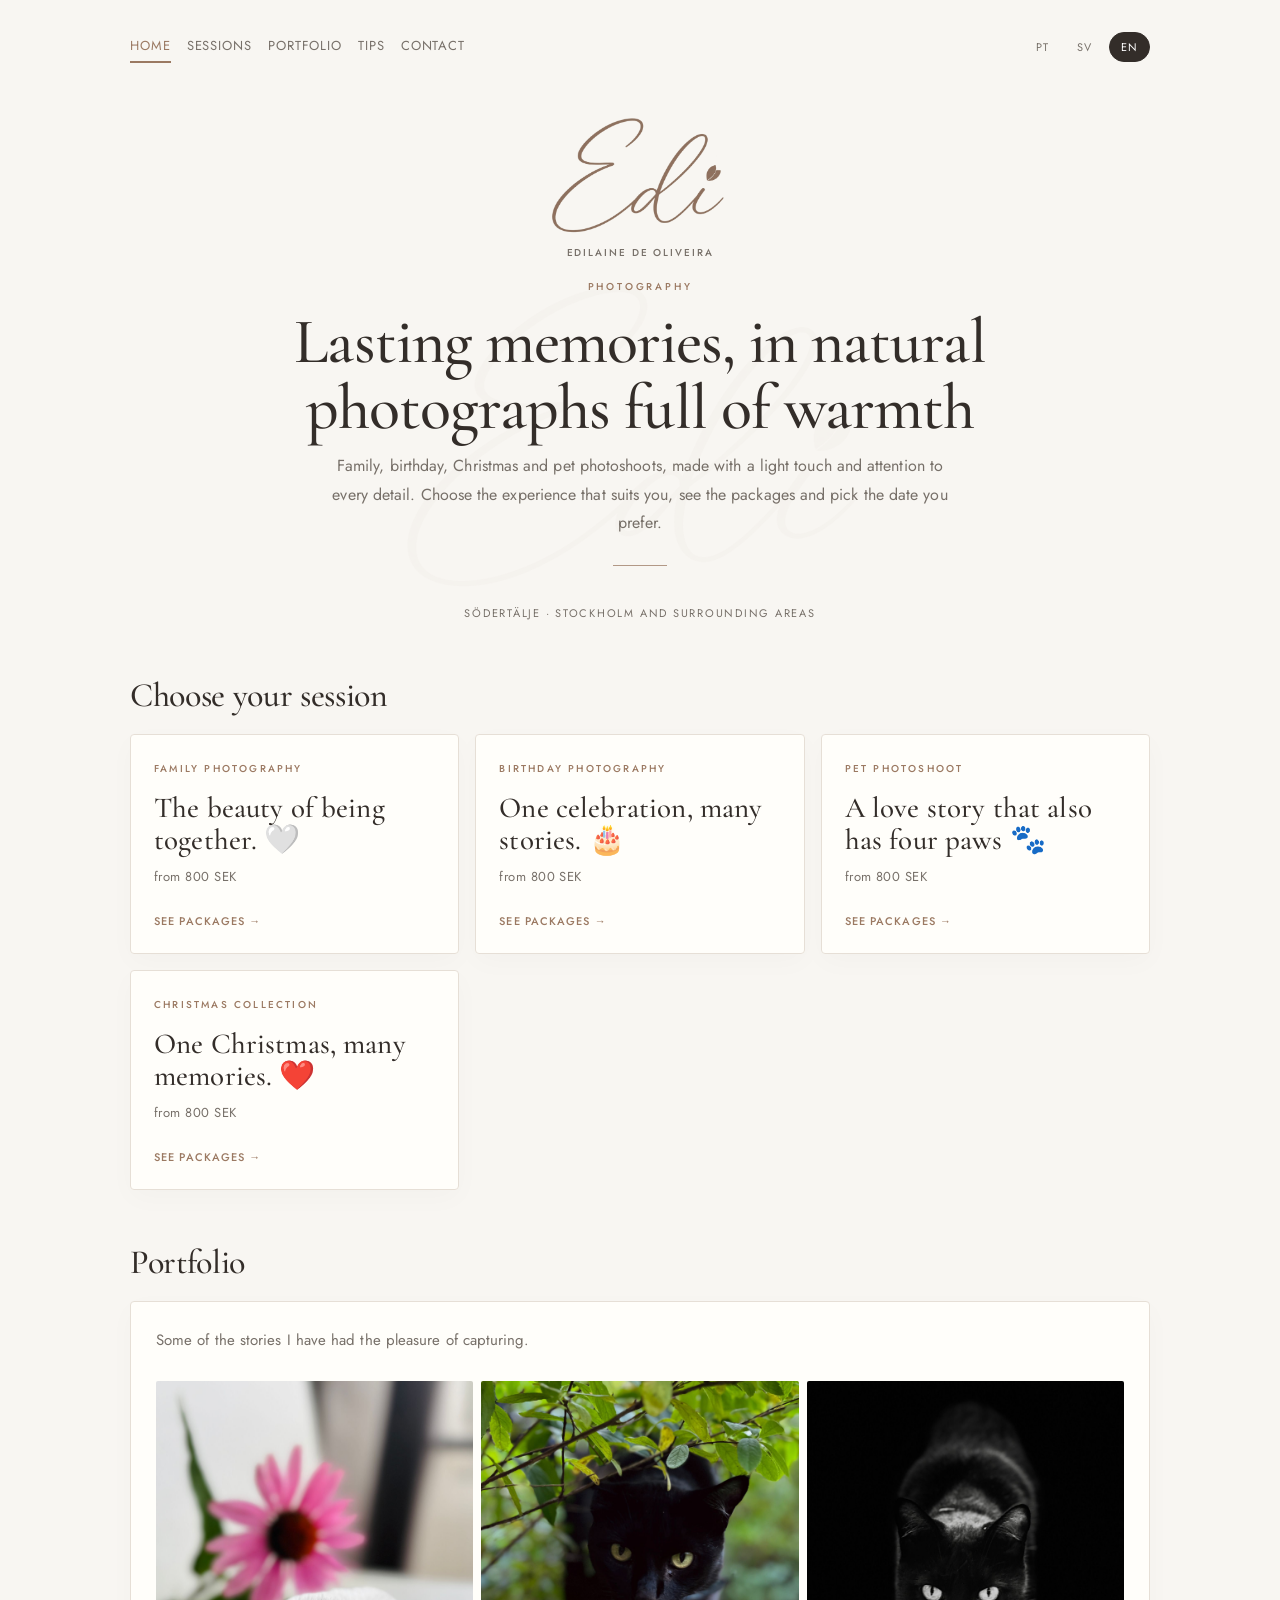
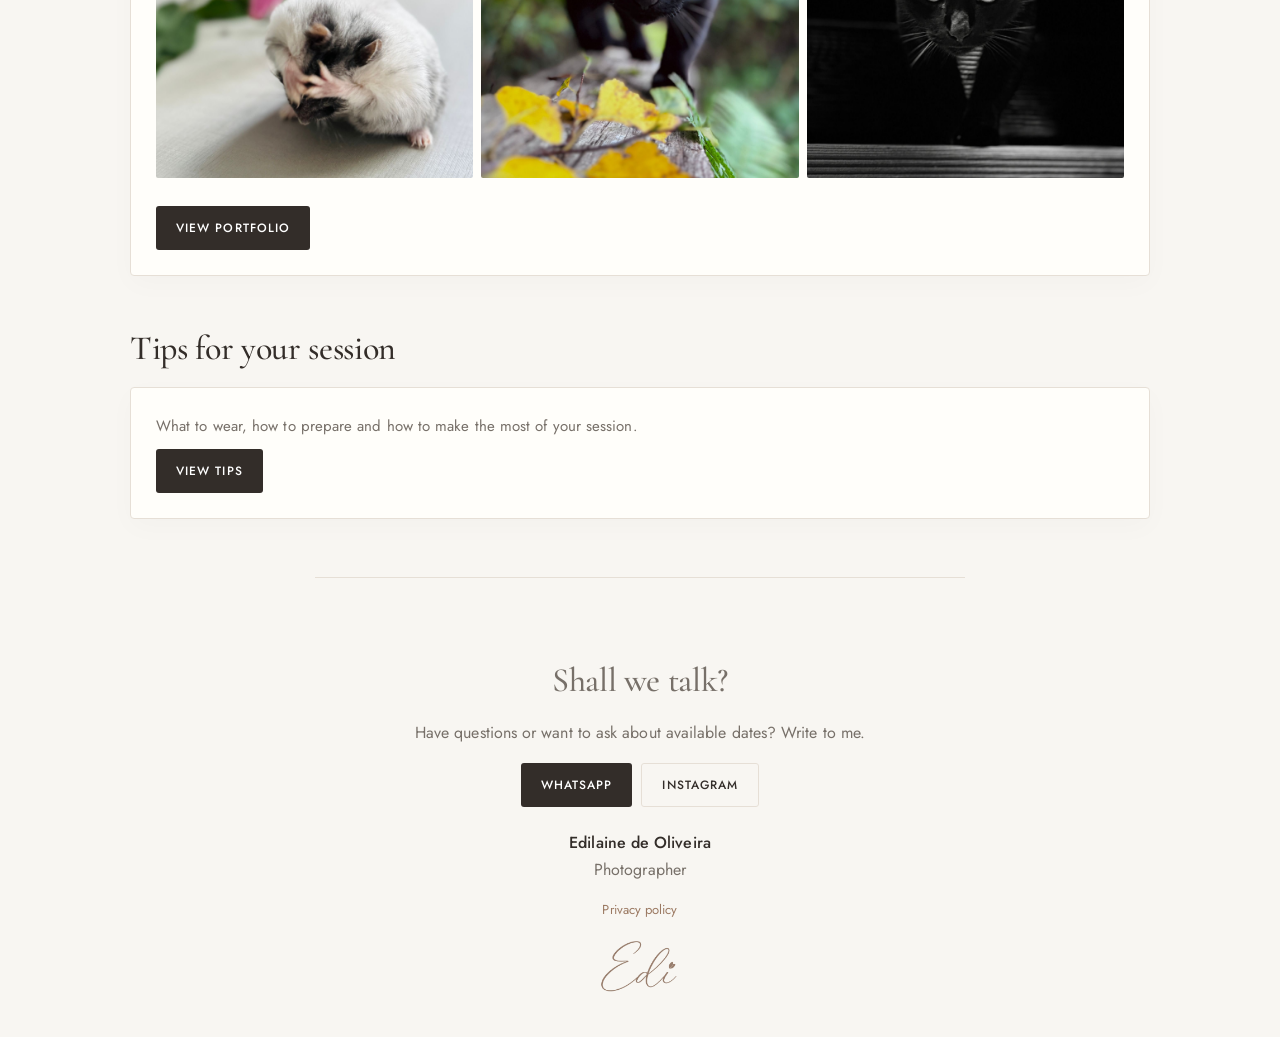
<file: index.html>
<!DOCTYPE html>
<html lang="pt">
<head>
<meta charset="utf-8">
<meta name="viewport" content="width=device-width, initial-scale=1, viewport-fit=cover">
<title>Edilaine de Oliveira — Fotografia</title>
<link rel="stylesheet" href="assets/estilo.css">
<link rel="stylesheet" href="assets/portal.css">
</head>
<body>
<div id="portal" data-pagina="home"></div>
<script src="assets/portal.js"></script>
</body>
</html>
</file>
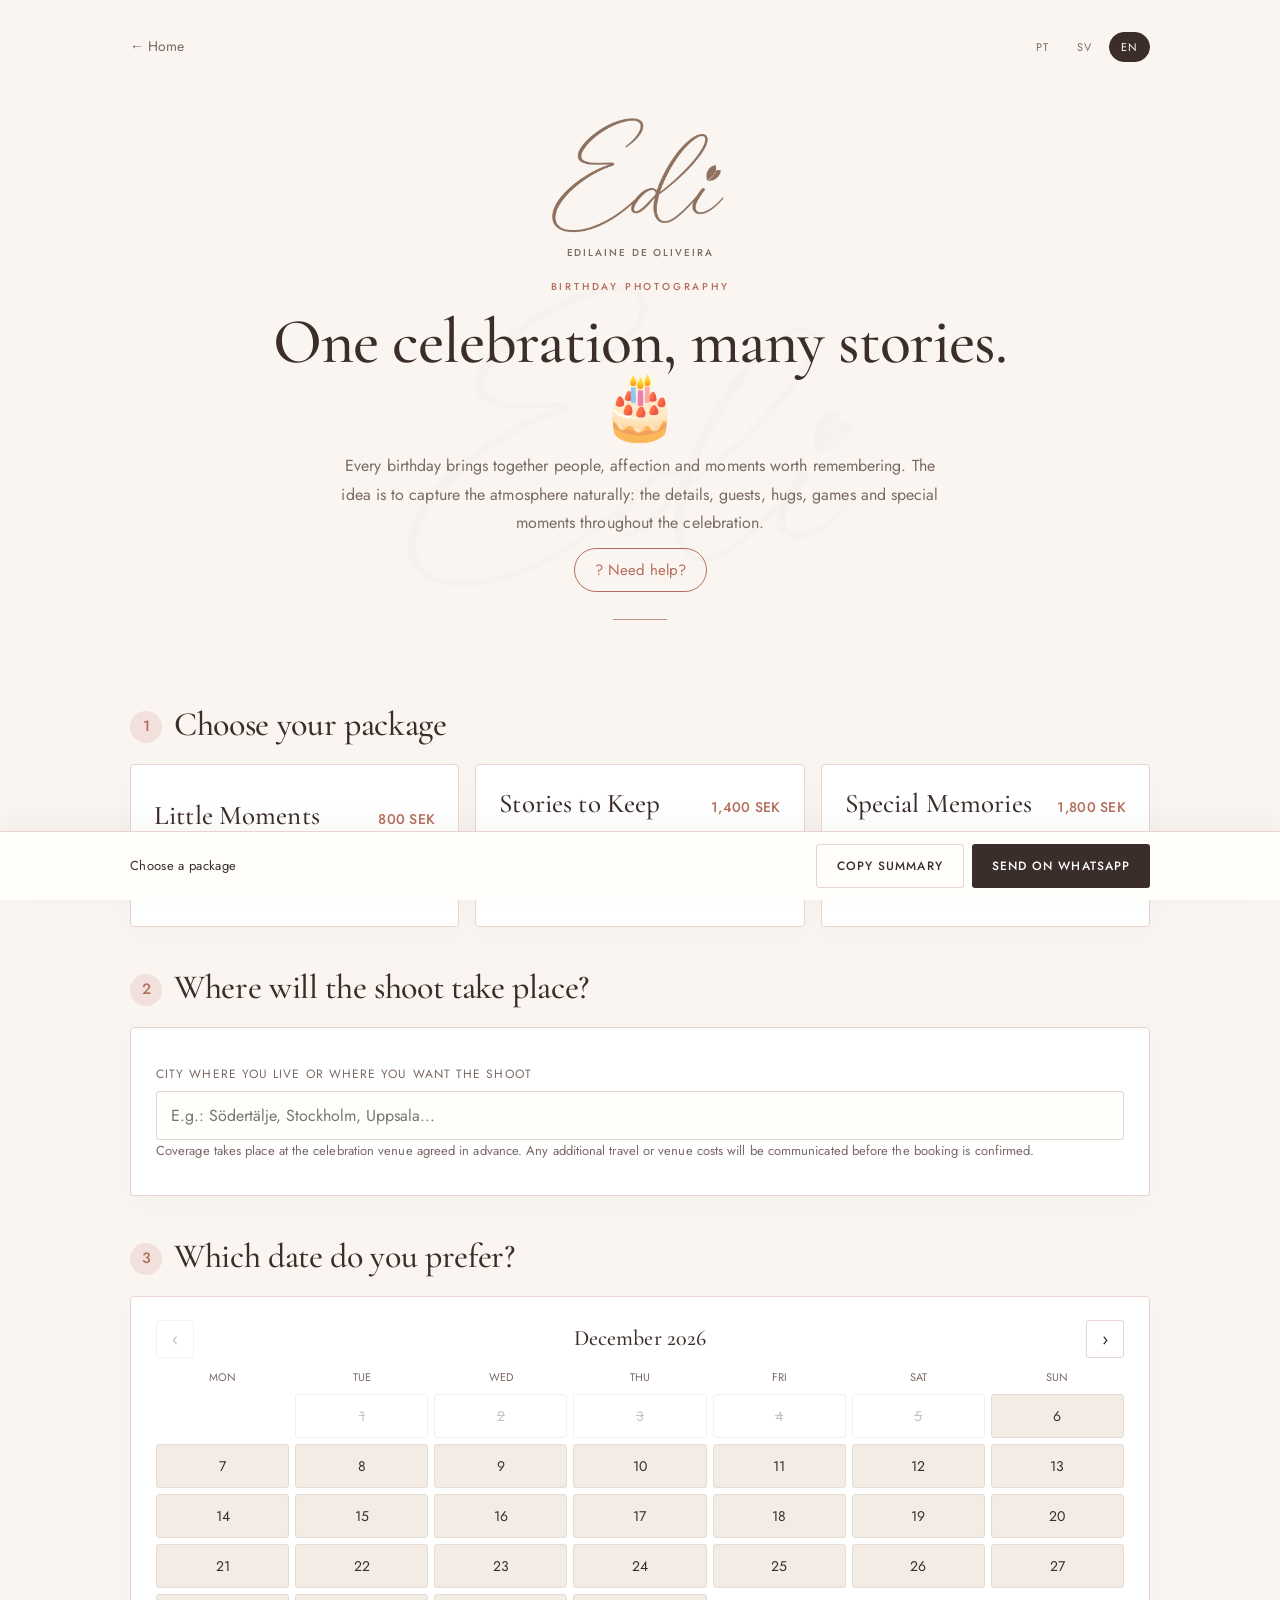
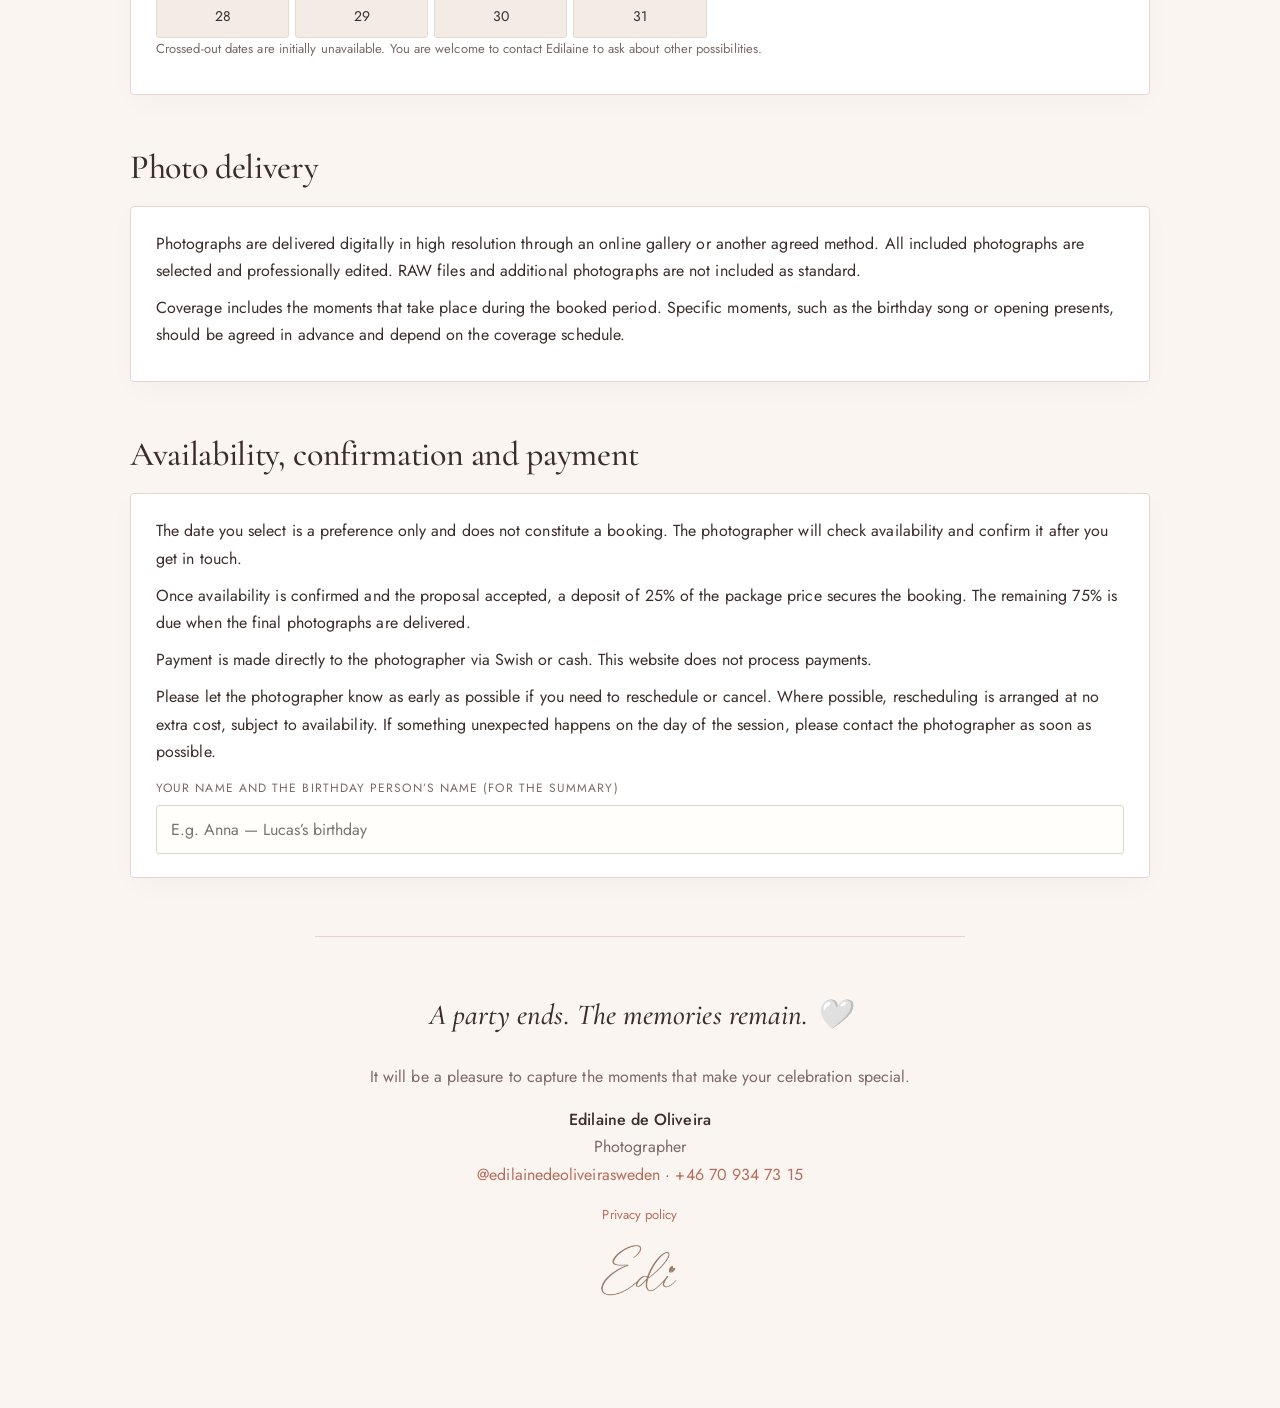
<file: aniversario/index.html>
<!DOCTYPE html>
<html lang="pt">
<head>
<meta charset="utf-8">
<meta name="viewport" content="width=device-width, initial-scale=1, viewport-fit=cover">
<title>Proposta</title>
<link rel="stylesheet" href="../assets/estilo.css">
</head>
<body>
<div id="app"></div>
<script src="../assets/app.js"></script>
</body>
</html>
</file>
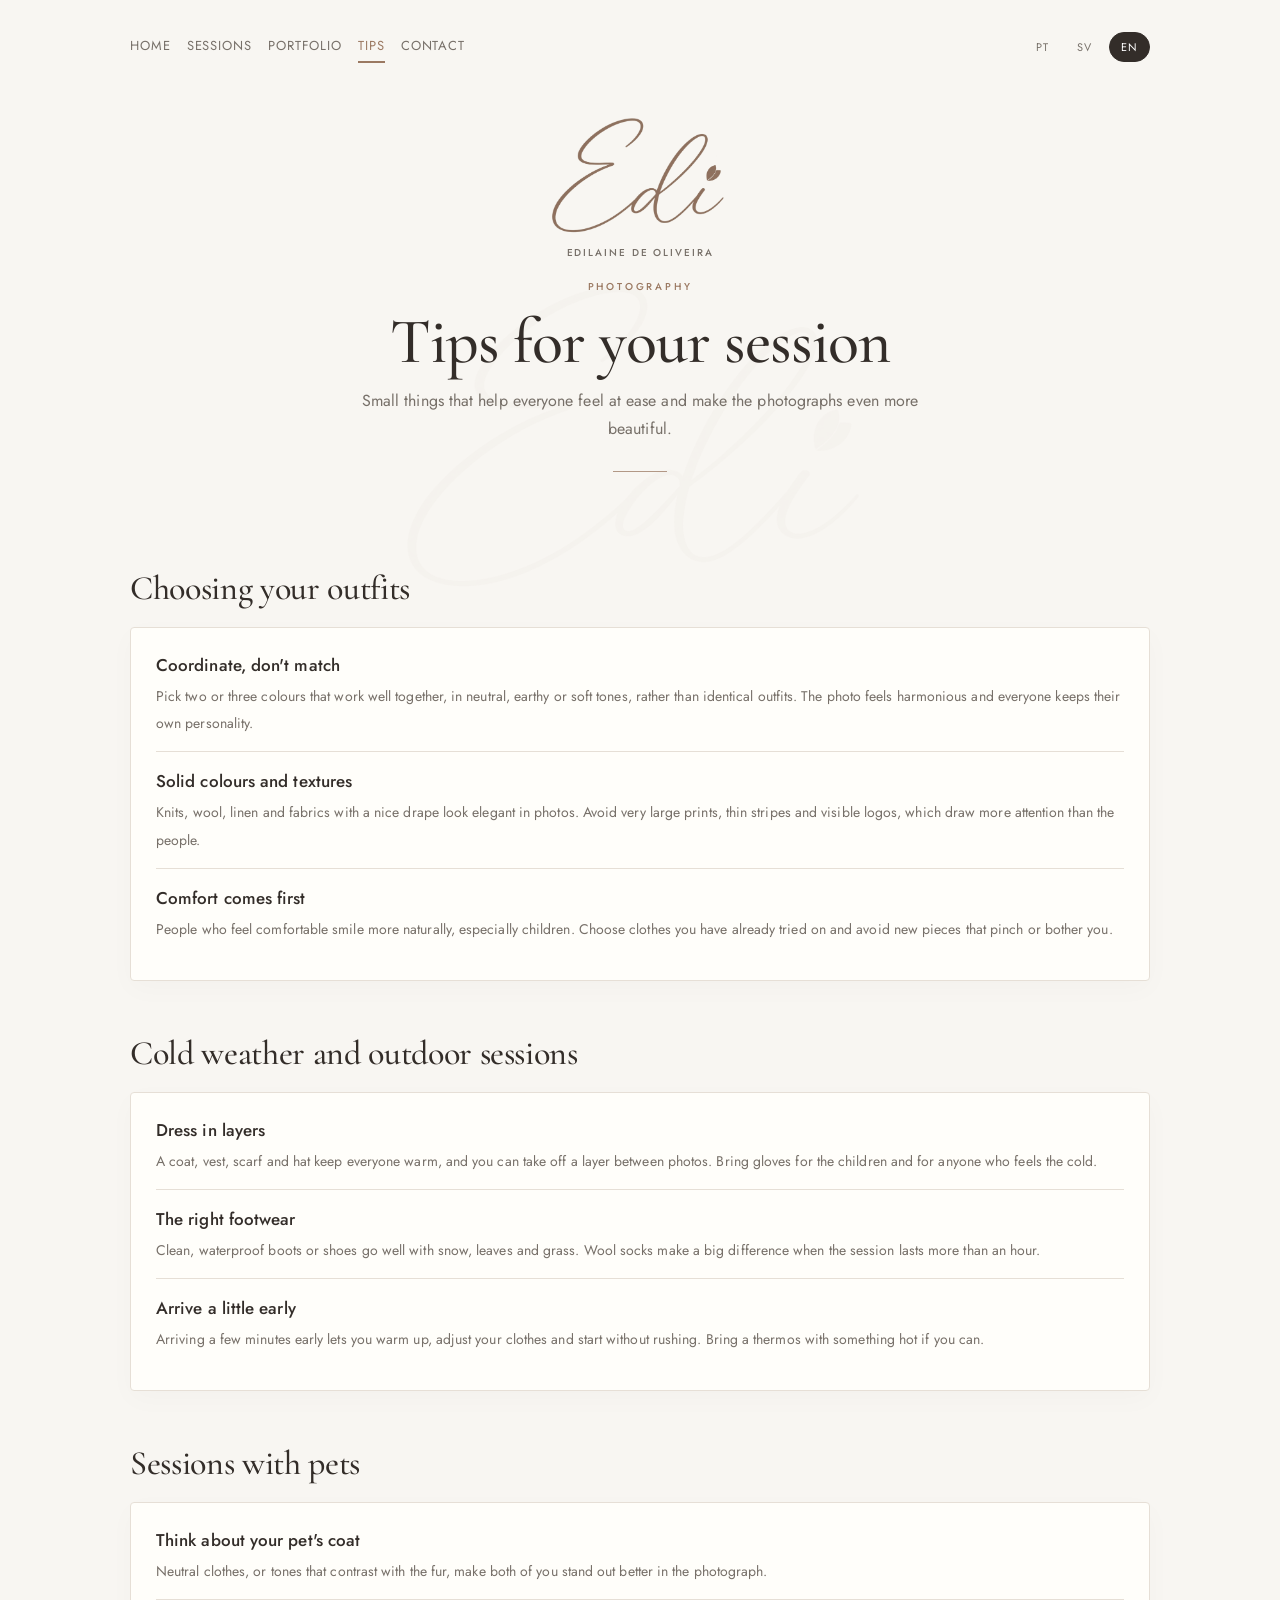
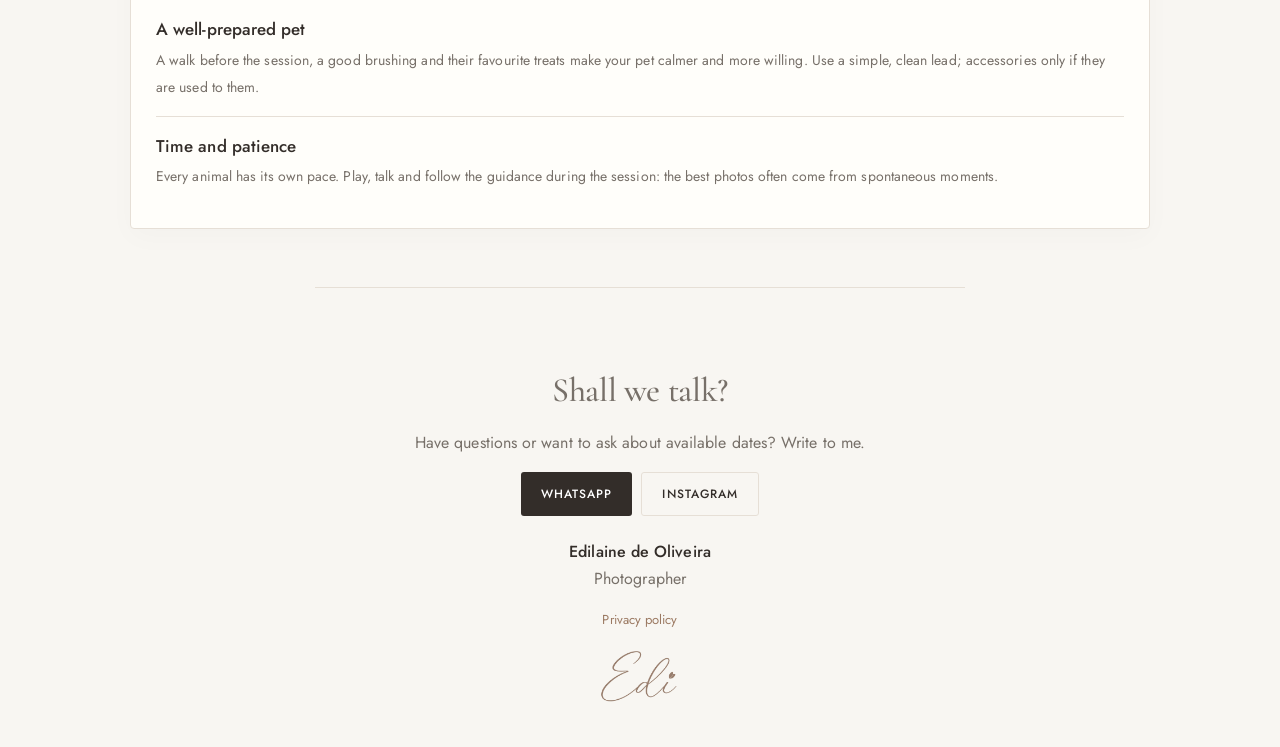
<file: dicas/index.html>
<!DOCTYPE html>
<html lang="pt">
<head>
<meta charset="utf-8">
<meta name="viewport" content="width=device-width, initial-scale=1, viewport-fit=cover">
<title>Edilaine de Oliveira — Fotografia</title>
<link rel="stylesheet" href="../assets/estilo.css">
<link rel="stylesheet" href="../assets/portal.css">
</head>
<body>
<div id="portal" data-pagina="dicas"></div>
<script src="../assets/portal.js"></script>
</body>
</html>
</file>
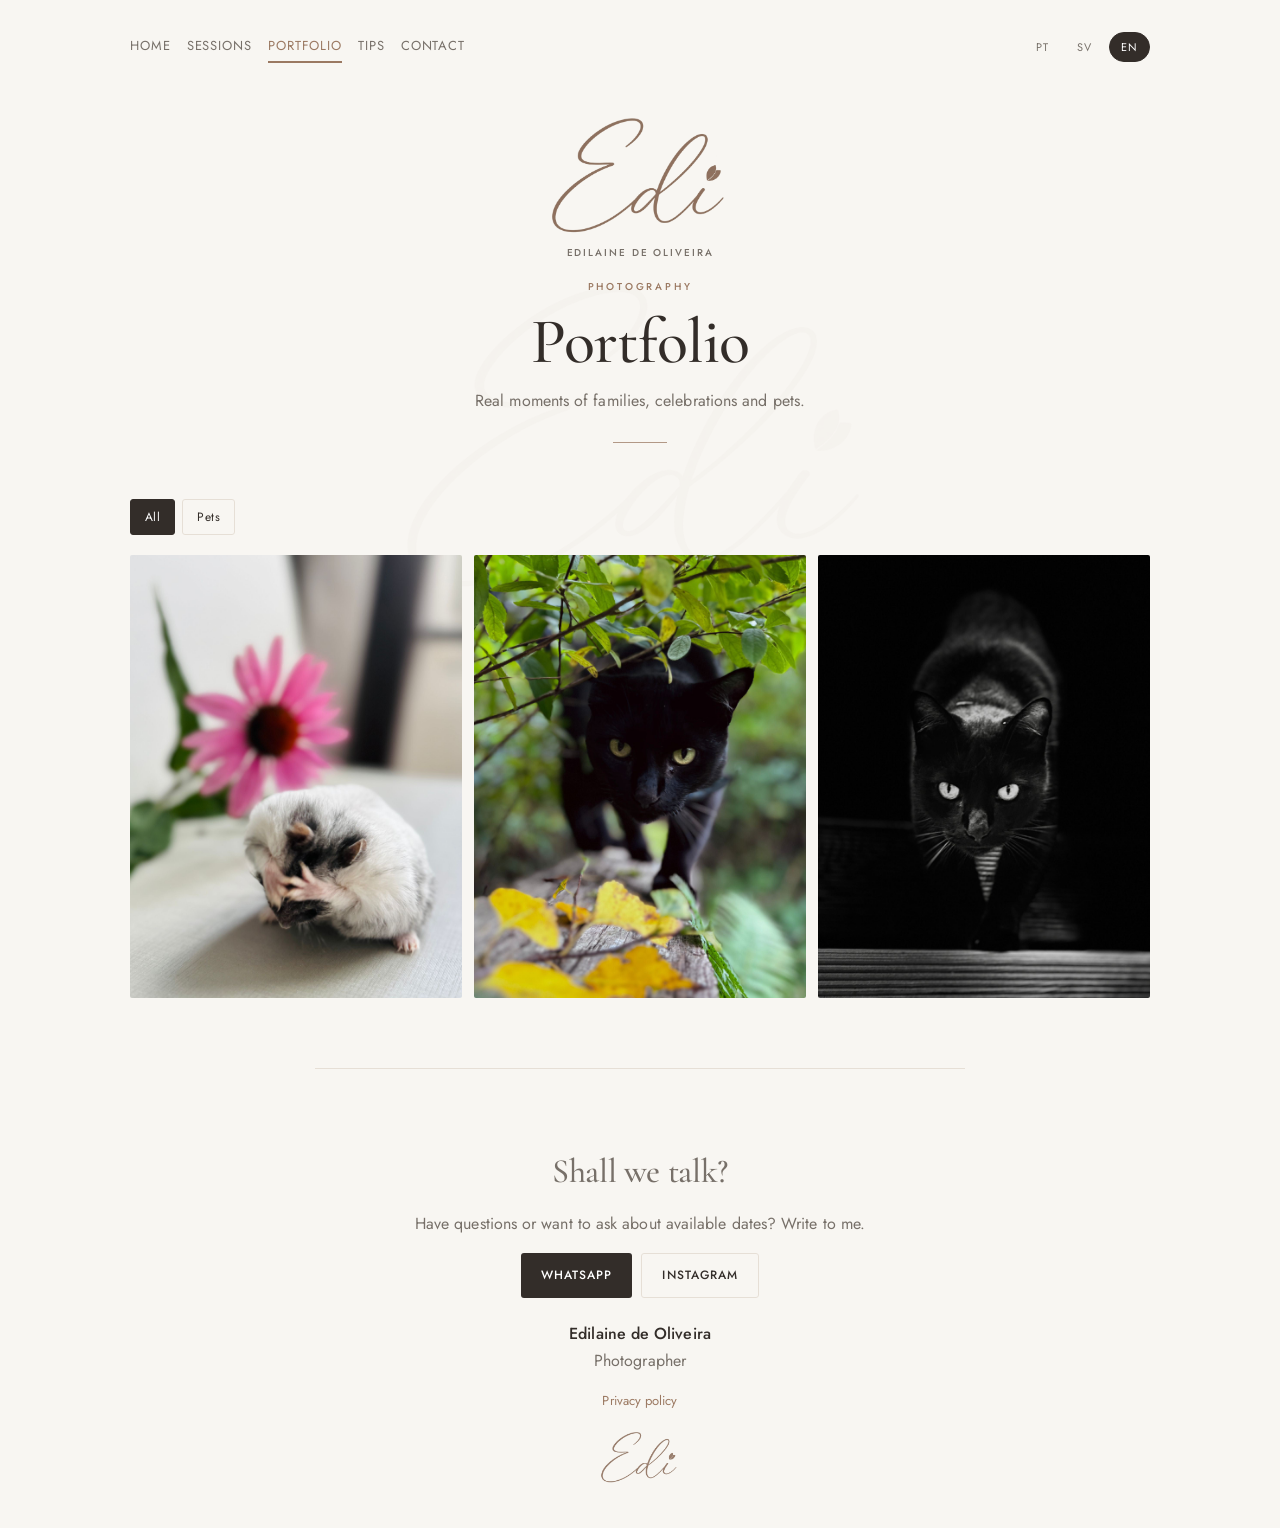
<file: portfolio/index.html>
<!DOCTYPE html>
<html lang="pt">
<head>
<meta charset="utf-8">
<meta name="viewport" content="width=device-width, initial-scale=1, viewport-fit=cover">
<title>Edilaine de Oliveira — Fotografia</title>
<link rel="stylesheet" href="../assets/estilo.css">
<link rel="stylesheet" href="../assets/portal.css">
</head>
<body>
<div id="portal" data-pagina="portfolio"></div>
<script src="../assets/portal.js"></script>
</body>
</html>
</file>
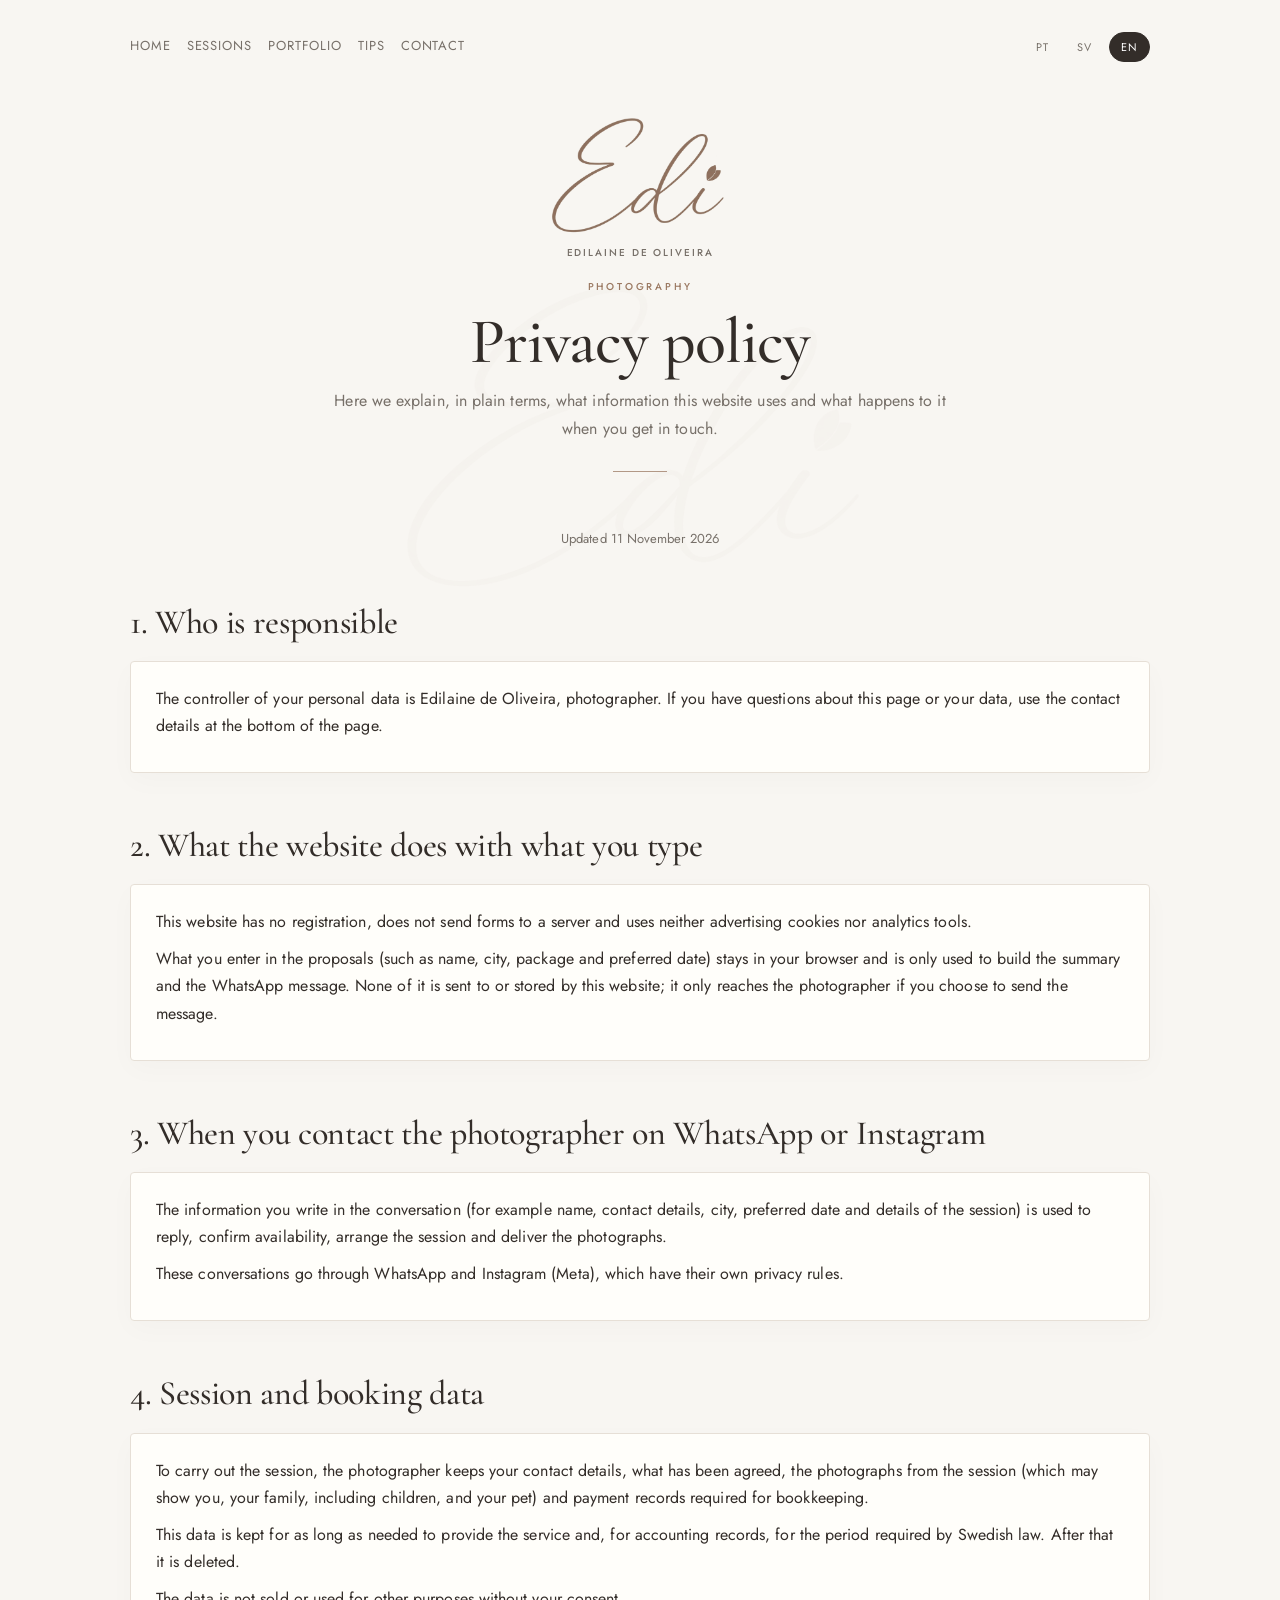
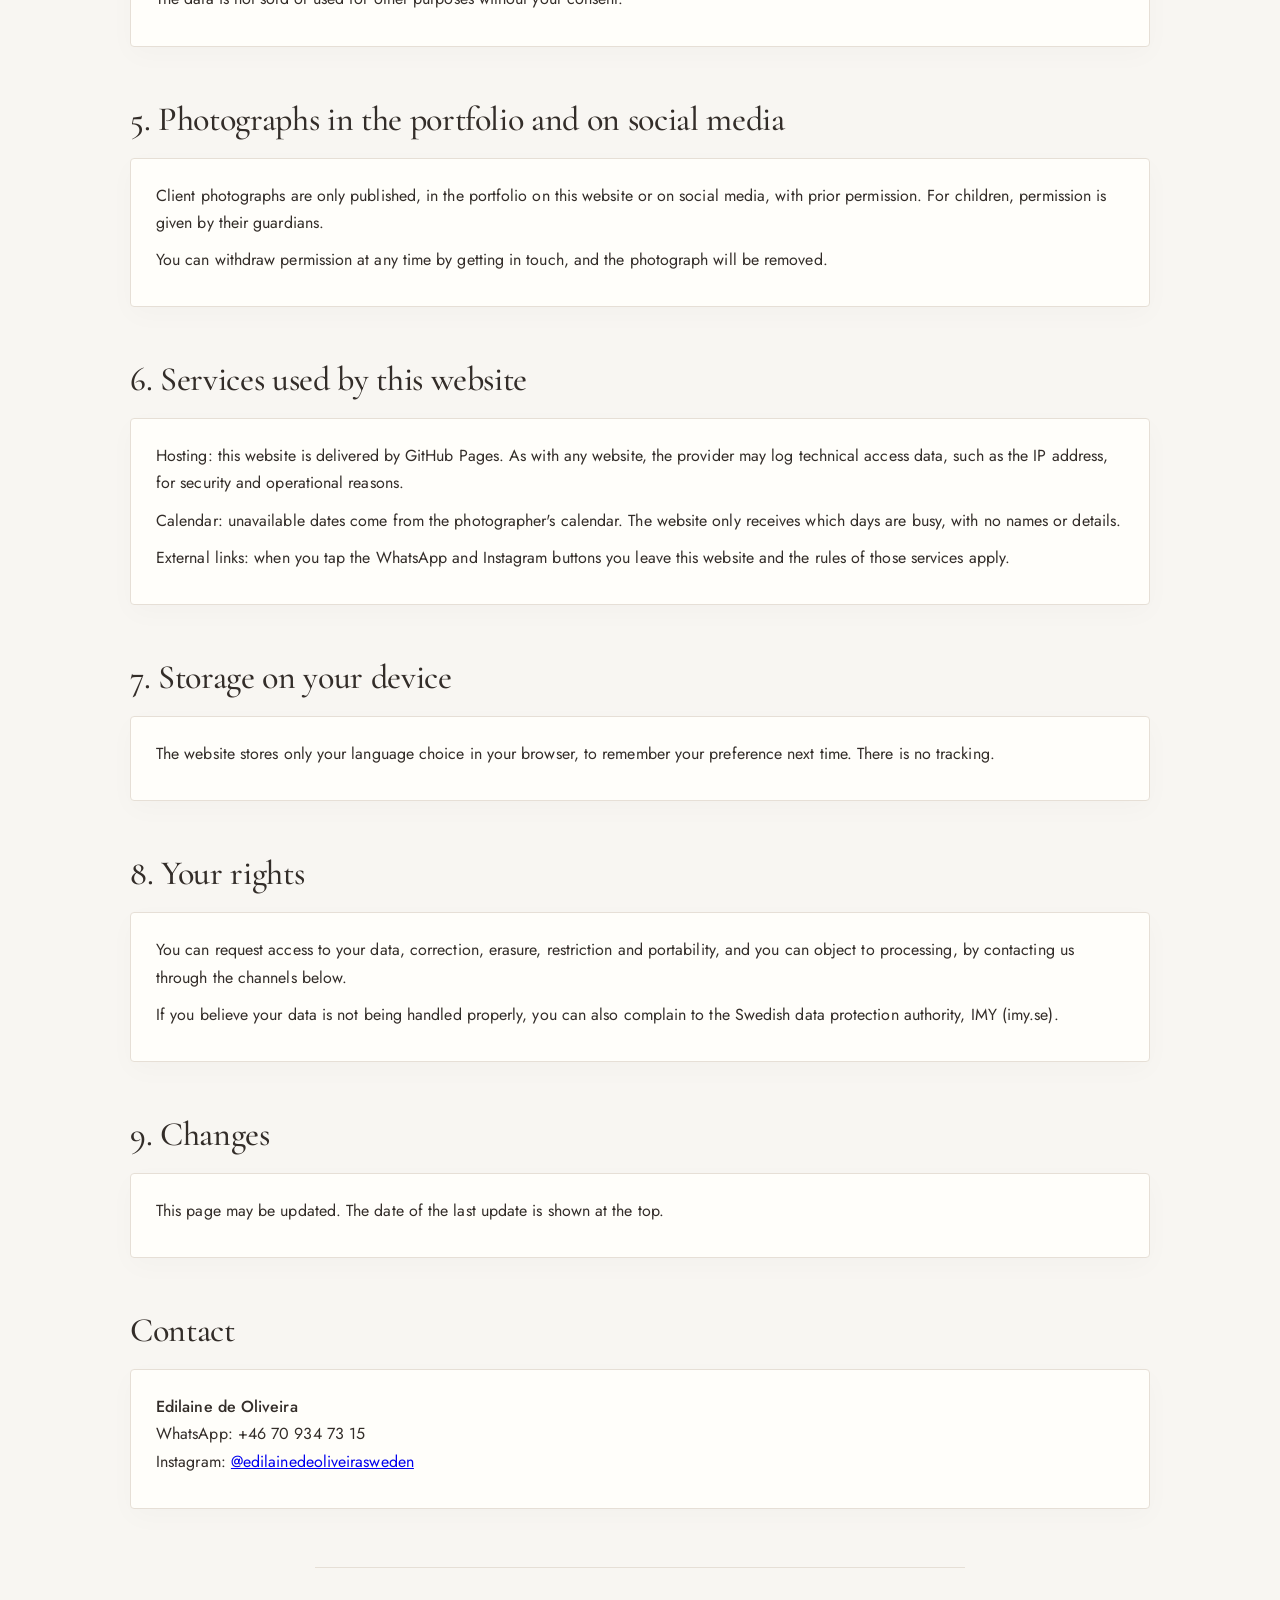
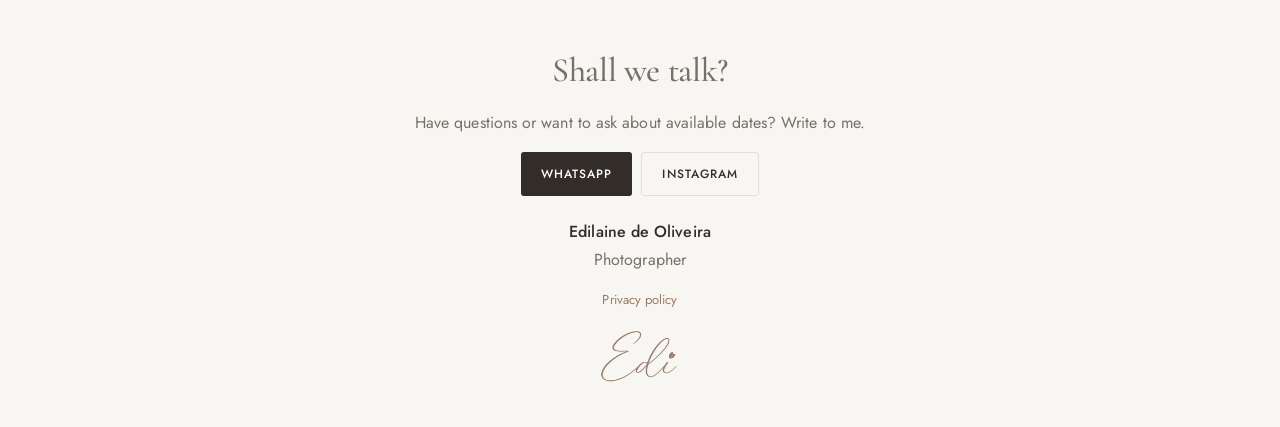
<file: privacidade/index.html>
<!DOCTYPE html>
<html lang="pt">
<head>
<meta charset="utf-8">
<meta name="viewport" content="width=device-width, initial-scale=1, viewport-fit=cover">
<title>Edilaine de Oliveira — Fotografia</title>
<link rel="stylesheet" href="../assets/estilo.css">
<link rel="stylesheet" href="../assets/portal.css">
</head>
<body>
<div id="portal" data-pagina="privacidade"></div>
<script src="../assets/portal.js"></script>
</body>
</html>
</file>
<file: assets/estilo.css>
@font-face{font-family:"Cormorant Garamond";font-style:normal;font-weight:500;font-display:swap;src:url(fontes/cormorant-500.woff2) format("woff2")}
@font-face{font-family:"Cormorant Garamond";font-style:italic;font-weight:500;font-display:swap;src:url(fontes/cormorant-500-italic.woff2) format("woff2")}
@font-face{font-family:"Jost";font-style:normal;font-weight:400;font-display:swap;src:url(fontes/jost-400.woff2) format("woff2")}
@font-face{font-family:"Jost";font-style:normal;font-weight:500;font-display:swap;src:url(fontes/jost-500.woff2) format("woff2")}
:root{--bg:#faf5ef;--card:#fff;--ink:#3b2f2a;--muted:#7a6a60;--accent:#c4793f;--accent2:#f3e1cf;--line:#e8d9c8;--serif:"Cormorant Garamond",Georgia,"Times New Roman",serif;--sans:"Jost","Helvetica Neue",Arial,sans-serif;box-sizing:border-box;padding-top:env(safe-area-inset-top,0px)}
*{box-sizing:border-box}
html{color-scheme:light dark}
body{margin:0;background:var(--bg);color:var(--ink);font-family:var(--sans);font-size:17px;font-weight:400;line-height:1.65;-webkit-font-smoothing:antialiased;text-rendering:optimizeLegibility}
.wrap{max-width:820px;margin:0 auto;padding:18px 18px 130px}
.lang{display:flex;justify-content:flex-end;gap:6px;font-family:var(--sans)}
.lang button{background:transparent;color:var(--muted);border:1px solid var(--line);border-radius:999px;padding:5px 12px;font-size:13px;cursor:pointer}
.lang button[aria-pressed="true"]{background:var(--accent);color:#fff;border-color:var(--accent)}
.hero{text-align:center;padding:14px 0 18px}
.hero small{letter-spacing:.25em;color:var(--accent);font-family:var(--sans);font-size:12px}
.hero h1{font-size:clamp(30px,7vw,50px);margin:8px 0}
.hero p{max-width:600px;margin:10px auto;color:var(--muted)}
h2{font-size:22px;margin:34px 0 12px}
.pkgs{display:grid;gap:14px}
.pkg{background:var(--card);border:2px solid var(--line);border-radius:16px;padding:18px;cursor:pointer;transition:.15s;font-family:inherit;color:inherit;text-align:left;width:100%}
.pkg:hover{border-color:var(--accent)}
.pkg[aria-pressed="true"]{border-color:var(--accent);background:var(--accent2);box-shadow:0 0 0 3px var(--accent2)}
.pkg h3{margin:0;font-size:20px;display:flex;justify-content:space-between;gap:10px;flex-wrap:wrap}
.price{color:var(--accent);font-weight:bold;font-family:var(--sans)}
.sub{display:block;font-family:var(--sans);font-size:13px;letter-spacing:.04em;color:var(--accent);margin-top:2px}
.pkg p{margin:6px 0 0;color:var(--muted);font-size:15px}
.pkg ul{margin:10px 0 0;padding-left:20px;font-size:15px;display:none}
.pkg[aria-pressed="true"] ul{display:block}
.box{background:var(--card);border:1px solid var(--line);border-radius:14px;padding:16px;font-size:15px}
.box p{margin:0 0 10px}
label{font-family:var(--sans);font-size:14px;display:block;margin:10px 0 4px}
input[type=text]{width:100%;padding:10px;border-radius:10px;border:1px solid var(--line);background:var(--bg);color:var(--ink);font-size:16px}
.note{color:var(--muted);font-size:14px;margin:10px 0 0}
.tbox{margin-top:12px;padding:14px;border-radius:12px;background:var(--accent2);font-size:15px;display:none}
.tbox b{color:var(--accent);font-family:var(--sans)}
.bar{position:fixed;left:0;right:0;bottom:0;background:var(--card);border-top:1px solid var(--line);padding:12px 18px calc(12px + env(safe-area-inset-bottom,0px));z-index:5}
.bar>div{max-width:820px;margin:0 auto;display:flex;align-items:center;justify-content:space-between;gap:10px;flex-wrap:wrap}
.total{font-family:var(--sans)}
.total b{font-size:22px;color:var(--accent)}
.btns{display:flex;gap:8px}
.btn{font-family:var(--sans);border:0;border-radius:999px;padding:11px 18px;font-size:15px;cursor:pointer;background:var(--accent);color:#fff;text-decoration:none}
.btn.alt{background:transparent;color:var(--ink);border:1px solid var(--line)}
.btn[aria-disabled="true"]{opacity:.45;pointer-events:none}
body::before{content:"";position:fixed;inset:0;background:url(logo.png) center 58%/min(86vw,640px) no-repeat;opacity:.06;pointer-events:none;z-index:0}
.wrap,.bar{position:relative;z-index:1}.bar{position:fixed}
.logo{display:block;margin:0 auto 6px;width:min(220px,56vw);height:auto}
.flogo{width:110px;opacity:.9;margin:6px auto 0;display:block}
footer{text-align:center;margin-top:40px;color:var(--muted)}
footer b{color:var(--ink)}
footer a{color:var(--accent);text-decoration:none}
.cal-h{display:flex;align-items:center;justify-content:space-between;margin-bottom:8px;font-family:var(--sans)}
.cal-h b{text-transform:capitalize;font-size:16px}
.cal-h button{background:transparent;border:1px solid var(--line);color:var(--ink);border-radius:999px;width:38px;height:38px;font-size:18px;cursor:pointer}
.cal-h button:disabled{opacity:.3;cursor:default}
.cal-g{display:grid;grid-template-columns:repeat(7,1fr);gap:5px;font-family:var(--sans)}
.cal-w{font-size:11px;text-align:center;color:var(--muted);text-transform:uppercase;padding:2px 0}
.cal-d{min-height:42px;border-radius:10px;border:1px solid var(--line);background:var(--accent2);color:var(--ink);font:inherit;font-size:15px;cursor:pointer}
.cal-d[disabled]{background:transparent;color:var(--muted);opacity:.4;text-decoration:line-through;cursor:default}
.cal-d[aria-pressed="true"]{background:var(--accent);color:#fff;border-color:var(--accent);font-weight:bold}
.cal-e{visibility:hidden}
.cal-leg{font-family:var(--sans);font-size:13px;color:var(--muted);margin:10px 0 0}
@media (prefers-color-scheme:dark){.logo,.flogo{filter:brightness(1.55)}}
.topo{display:flex;align-items:center;justify-content:space-between;gap:8px;flex-wrap:wrap;font-family:var(--sans)}
.voltar{color:var(--muted);text-decoration:none;font-size:14px}
.topo .lang{margin-left:auto}

/* --- Tipografia refinada --- */
b,strong{font-weight:500}
h1,h2,h3{font-family:var(--serif);font-weight:500;letter-spacing:.005em}
.hero h1{font-size:clamp(34px,8vw,52px);line-height:1.12;margin:10px 0 6px}
.hero small{font-size:12px;font-weight:500;letter-spacing:.3em}
.hero p{font-size:17px;line-height:1.7}
h2{font-size:30px;line-height:1.2;margin:42px 0 14px}
.pkg h3{font-size:25px;line-height:1.2}
.price{font-weight:500;font-size:16px;letter-spacing:.02em}
.pkg p,.pkg ul{font-size:15.5px}
.pkg ul{line-height:1.6}
.sub{font-size:13px;font-weight:400;letter-spacing:.06em}
.box{font-size:16px}
.box p{line-height:1.7}
label{font-size:14px;color:var(--muted);letter-spacing:.01em}
input[type=text]{font-family:var(--sans);font-size:16px;font-weight:400}
input[type=text]:focus{outline:none;border-color:var(--accent);box-shadow:0 0 0 3px var(--accent2)}
.tbox b,.total b{font-weight:500}
.total b{font-size:20px}
.btn{font-weight:500;letter-spacing:.02em}
.cal-h b{font-family:var(--serif);font-size:22px;font-weight:500}
.cal-d[aria-pressed="true"]{font-weight:500}
.lang button{font-weight:400}
footer p{line-height:1.7}
footer b{font-weight:500;color:var(--ink)}
footer>p:first-child{font-family:var(--serif);font-style:italic;font-size:24px;line-height:1.3;color:var(--ink)}
button,input,textarea{font-family:var(--sans)}
.pkg h3{align-items:baseline}
.hero small{text-transform:uppercase}

/* ==========================================================
   EDILAINE DE OLIVEIRA — acabamento editorial escandinavo
   Camada de refinamento visual; preserva a identidade original
   ========================================================== */
:root{
  color-scheme:light;
  --bg:#f8f6f2;
  --card:#fffefa;
  --ink:#332d29;
  --muted:#777069;
  --accent:#9b7962;
  --accent2:#eee7df;
  --line:#e6dfd6;
  --serif:"Cormorant Garamond",Georgia,serif;
  --sans:"Jost","Helvetica Neue",Arial,sans-serif;
}
html{scroll-behavior:smooth;scroll-padding-top:24px}
body{background:var(--bg);font-size:16px;line-height:1.7;letter-spacing:.005em}
body::before{opacity:.025;background-size:min(72vw,540px);background-position:center 48%;}
.wrap{max-width:1080px;padding:26px 30px 112px}
.topo{min-height:42px;margin-bottom:22px;gap:14px}
.nav{gap:8px 25px;align-items:center}
.nav a{font-size:13px;letter-spacing:.07em;text-transform:uppercase;padding:8px 0;border-bottom-width:1px}
.lang{gap:5px}
.lang button{font-size:11px;letter-spacing:.08em;padding:6px 11px;border-color:transparent}
.lang button[aria-pressed="true"]{background:var(--ink);border-color:var(--ink);color:#fff}
.hero{position:relative;text-align:center;padding:28px 0 44px;margin:0 auto 12px;max-width:790px}
.hero:after{content:"";display:block;width:54px;height:1px;background:var(--accent);margin:27px auto 0;opacity:.75}
.logo{width:min(205px,48vw);margin:0 auto 18px}
.hero small{display:block;color:var(--accent);font-size:10px;letter-spacing:.28em;font-weight:500}
.hero h1{max-width:760px;margin:14px auto 12px;font-size:clamp(39px,6vw,64px);line-height:1.02;letter-spacing:-.015em;font-weight:500}
.hero p{max-width:620px;margin:12px auto 0;font-size:16px;line-height:1.8;color:var(--muted)}
.location-note{margin:-18px auto 34px;text-align:center;color:var(--muted);font-size:11px;letter-spacing:.16em;text-transform:uppercase}
h2{font-size:34px;line-height:1.12;letter-spacing:-.01em;font-weight:500;margin:54px 0 19px}
.passo{margin-top:42px}
.box{background:var(--card);border:1px solid var(--line);border-radius:4px;padding:23px 25px;box-shadow:0 8px 28px rgba(56,43,33,.025)}
.pkg{position:relative;background:var(--card);border:1px solid var(--line);border-radius:4px;padding:23px 23px 25px;box-shadow:0 8px 28px rgba(56,43,33,.025);transition:border-color .2s,box-shadow .2s,transform .2s}
.pkg:hover{border-color:#b79b86;box-shadow:0 12px 30px rgba(56,43,33,.07);transform:translateY(-2px)}
.pkg[aria-pressed="true"]{background:#f4efe9;border:1px solid var(--accent);box-shadow:inset 0 0 0 1px var(--accent),0 12px 30px rgba(56,43,33,.06)}
.pkg h3{font-size:27px;gap:8px 14px}
.pkg p{font-size:14px;line-height:1.7;color:var(--muted);margin-top:10px}
.pkg ul{font-size:14px;line-height:1.75;margin-top:15px;padding-top:13px;border-top:1px solid var(--line)}
.pkg li{padding:2px 0}
.price{color:var(--accent);font-size:14px;white-space:nowrap}
.sub{font-size:11px;letter-spacing:.12em;text-transform:uppercase}
label{font-size:12px;text-transform:uppercase;letter-spacing:.09em;color:var(--muted);margin:13px 0 7px}
input[type=text]{min-height:48px;border-radius:3px;border:1px solid #dcd3c9;background:#fffefa;padding:12px 14px}
input[type=text]:focus{border-color:var(--accent);box-shadow:0 0 0 3px rgba(155,121,98,.13)}
.note{font-size:13px;line-height:1.65;color:var(--muted)}
.tbox{background:#f2ece5;border:1px solid var(--line);border-radius:3px;color:var(--ink)}
.bar{background:rgba(255,254,250,.97);border-top:1px solid var(--line);box-shadow:0 -8px 28px rgba(56,43,33,.045);backdrop-filter:blur(12px);padding:12px 30px calc(12px + env(safe-area-inset-bottom,0px))}
.bar>div{max-width:1020px}
.total{font-size:13px;letter-spacing:.025em}
.total b{font-size:18px;color:var(--ink)}
.btn{min-height:44px;display:inline-flex;align-items:center;justify-content:center;border-radius:3px;padding:11px 20px;background:var(--ink);color:#fff;font-size:12px;letter-spacing:.09em;text-transform:uppercase;transition:background .2s,transform .2s}
.btn:hover{background:var(--accent);transform:translateY(-1px)}
.btn.alt{background:transparent;border:1px solid var(--line);color:var(--ink)}
.btn.alt:hover{border-color:var(--accent);background:var(--accent2)}
.cal-h button{border-radius:3px}
.cal-g{gap:6px}
.cal-d{min-height:44px;border-radius:3px;background:#f2ece5;border-color:#e5dbd1;font-size:14px}
.cal-d[aria-pressed="true"]{background:var(--ink);border-color:var(--ink)}
footer{max-width:650px;margin:58px auto 0;padding-top:30px;border-top:1px solid var(--line)}
footer>p:first-child{font-size:29px}
footer a{color:var(--accent)}
.flogo{width:90px;margin-top:20px}
:focus-visible{outline:2px solid var(--accent);outline-offset:3px}
@media(min-width:760px){
  .pkgs{grid-template-columns:repeat(3,minmax(0,1fr));align-items:stretch;gap:16px}
  .pkg{height:100%;}
}
@media(max-width:680px){
  .wrap{padding:15px 17px 132px}
  .topo{align-items:flex-start;margin-bottom:14px}
  .nav{gap:5px 14px;max-width:100%}
  .nav a{font-size:10px;letter-spacing:.055em}
  .topo .lang{margin-left:0}
  .lang button{padding:5px 8px;font-size:10px}
  .hero{padding:22px 0 34px}
  .logo{width:min(174px,48vw);margin-bottom:15px}
  .hero h1{font-size:clamp(37px,10vw,49px);line-height:1.04}
  .hero p{font-size:15px;line-height:1.7;padding:0 4px}
  .location-note{font-size:9px;letter-spacing:.12em;margin:-12px auto 25px}
  h2{font-size:30px;margin:39px 0 15px}
  .pkg{padding:19px 18px}
  .pkg h3{font-size:25px}
  .box{padding:18px}
  .bar{padding:10px 14px calc(10px + env(safe-area-inset-bottom,0px))}
  .bar>div{align-items:center;gap:8px}
  .total{max-width:43%;font-size:11px}
  .total b{font-size:16px}
  .btns{gap:6px}
  .btn{font-size:10px;padding:10px 12px;min-height:42px}
  footer{margin-top:44px}
}
@media(max-width:380px){
  .nav{gap:4px 9px}
  .nav a{font-size:9px}
  .total{max-width:38%}
  .btn{padding:9px 10px}
}
@media(prefers-reduced-motion:reduce){
  html{scroll-behavior:auto}
  *,*:before,*:after{transition:none!important;animation:none!important}
}
.brand-name{display:block;margin:-8px auto 17px;font-family:var(--sans);font-size:10px;font-weight:500;letter-spacing:.19em;text-transform:uppercase;color:var(--muted)}
@media(max-width:680px){.brand-name{font-size:9px;letter-spacing:.16em;margin-top:-7px;margin-bottom:14px}}
</file>
<file: assets/portal.css>
.nav{display:flex;gap:4px 16px;flex-wrap:wrap;font-family:var(--sans);font-size:14px}
.nav a{color:var(--muted);text-decoration:none;padding:4px 0;border-bottom:2px solid transparent}
.nav a:hover,.nav a[aria-current="page"]{color:var(--accent);border-bottom-color:var(--accent)}
.cards{display:grid;grid-template-columns:repeat(auto-fit,minmax(240px,1fr));gap:14px}
.card{display:flex;flex-direction:column;gap:6px;background:var(--card);border:2px solid var(--line);border-radius:16px;padding:18px;color:inherit;text-decoration:none;transition:.15s}
.card:hover{border-color:var(--accent);transform:translateY(-2px)}
.card small{letter-spacing:.18em;color:var(--accent);font-family:var(--sans);font-size:11px}
.card h3{margin:0;font-size:20px;line-height:1.25}
.card .preco{color:var(--muted);font-family:var(--sans);font-size:14px}
.card .ir{margin-top:auto;padding-top:8px;color:var(--accent);font-family:var(--sans);font-size:14px}
.vitrine{display:grid;grid-template-columns:repeat(3,1fr);gap:6px;margin:12px 0}
.vitrine img{width:100%;aspect-ratio:1;object-fit:cover;border-radius:10px;display:block}
.chamada{display:flex;flex-direction:column;gap:10px;align-items:flex-start}
.chamada p{margin:0;color:var(--muted)}
.contato{text-align:center}
.contato .btns{justify-content:center;margin-top:12px;flex-wrap:wrap}
.chips{display:flex;gap:8px;flex-wrap:wrap;margin:6px 0 16px;font-family:var(--sans)}
.chip{background:transparent;color:var(--ink);border:1px solid var(--line);border-radius:999px;padding:7px 14px;font-size:14px;cursor:pointer}
.chip[aria-pressed="true"]{background:var(--accent);color:#fff;border-color:var(--accent)}
.mural{columns:2 170px;column-gap:10px}
.foto{display:block;width:100%;margin:0 0 10px;padding:0;border:0;background:none;cursor:zoom-in;break-inside:avoid}
.foto img{width:100%;height:auto;display:block;border-radius:10px}
.lb{position:fixed;inset:0;background:rgba(15,10,8,.94);z-index:50;display:none;align-items:center;justify-content:center}
.lb.on{display:flex}
.lb img{max-width:94vw;max-height:86vh;object-fit:contain;border-radius:6px}
.lb button{position:absolute;background:rgba(255,255,255,.12);color:#fff;border:0;border-radius:999px;width:46px;height:46px;font-size:22px;cursor:pointer}
.lb .x{top:calc(14px + env(safe-area-inset-top,0px));right:14px}
.lb .p{left:10px;top:50%}.lb .n{right:10px;top:50%}
.dica{padding:10px 0;border-top:1px solid var(--line)}
.dica:first-of-type{border-top:0;padding-top:0}
.dica b{display:block;font-family:var(--sans)}
.dica span{color:var(--muted);font-size:15px}
.vazio{color:var(--muted);text-align:center;padding:30px 0}
.pagina .wrap{padding-bottom:40px}

/* --- Tipografia refinada --- */
.card h3{font-size:24px;line-height:1.2}
.card small{font-weight:500;letter-spacing:.2em}
.card .preco{font-size:15px}
.card .ir{font-weight:500}
.dica b{font-weight:500;font-size:16px;color:var(--ink);margin-bottom:2px}
.dica span{font-size:15.5px;line-height:1.65}
.nav a{font-weight:400}
.contato p{line-height:1.7}

/* Página inicial e páginas institucionais — acabamento editorial */
.cards{grid-template-columns:repeat(auto-fit,minmax(245px,1fr));gap:16px}
.card{position:relative;min-height:220px;padding:25px 23px 22px;border:1px solid var(--line);border-radius:4px;background:rgba(255,254,250,.94);box-shadow:0 8px 28px rgba(56,43,33,.025);transition:transform .2s,border-color .2s,box-shadow .2s}
.card:hover{border-color:#b79b86;transform:translateY(-3px);box-shadow:0 14px 32px rgba(56,43,33,.07)}
.card small{font-size:10px;letter-spacing:.22em}
.card h3{font-size:29px;line-height:1.12;margin:9px 0 3px}
.card .preco{font-size:13px;letter-spacing:.035em;color:var(--muted)}
.card .ir{font-size:11px;letter-spacing:.1em;text-transform:uppercase;color:var(--accent);padding-top:18px}
.chamada{padding:25px;border-radius:4px;background:var(--card);border:1px solid var(--line)}
.chamada p{max-width:650px;font-size:15px;line-height:1.75}
.vitrine{gap:8px;margin:18px 0}
.vitrine img{border-radius:2px;aspect-ratio:4/5;object-fit:cover}
.chips{gap:7px;margin:10px 0 20px}
.chip{border-radius:3px;padding:8px 14px;font-size:12px;letter-spacing:.04em}
.chip[aria-pressed="true"]{background:var(--ink);border-color:var(--ink)}
.mural{columns:3 190px;column-gap:12px}
.foto{margin-bottom:12px}
.foto img{border-radius:2px;transition:opacity .2s}
.foto:hover img{opacity:.9}
.dica{padding:15px 0}
.dica b{font-size:17px}
.dica span{font-size:14px;line-height:1.75}
.pagina .wrap{padding-bottom:45px}
.contato .btns{gap:9px}
@media(max-width:680px){
 .cards{grid-template-columns:1fr;gap:11px}
 .card{min-height:185px;padding:21px}
 .card h3{font-size:27px}
 .vitrine{grid-template-columns:repeat(2,1fr)}
 .mural{columns:2 140px;column-gap:8px}
 .foto{margin-bottom:8px}
 .chamada{padding:18px}
}
</file>
